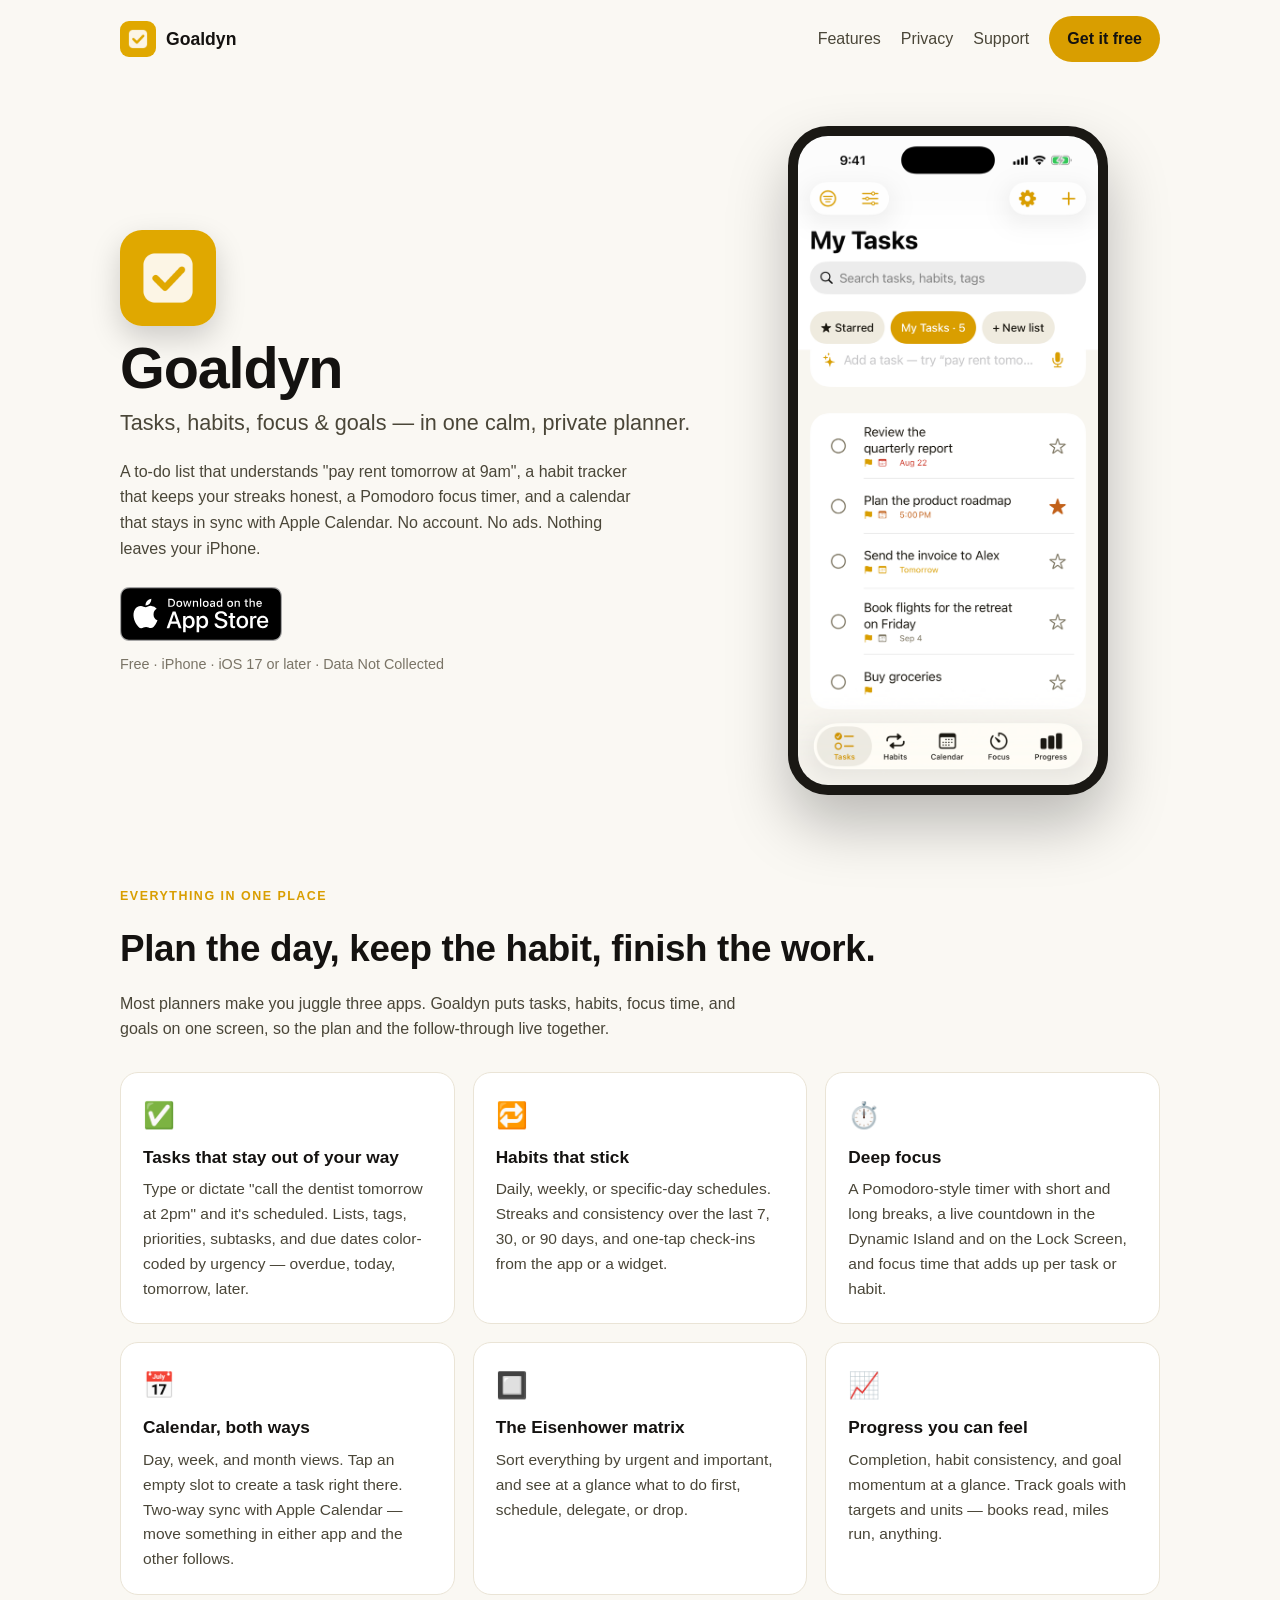
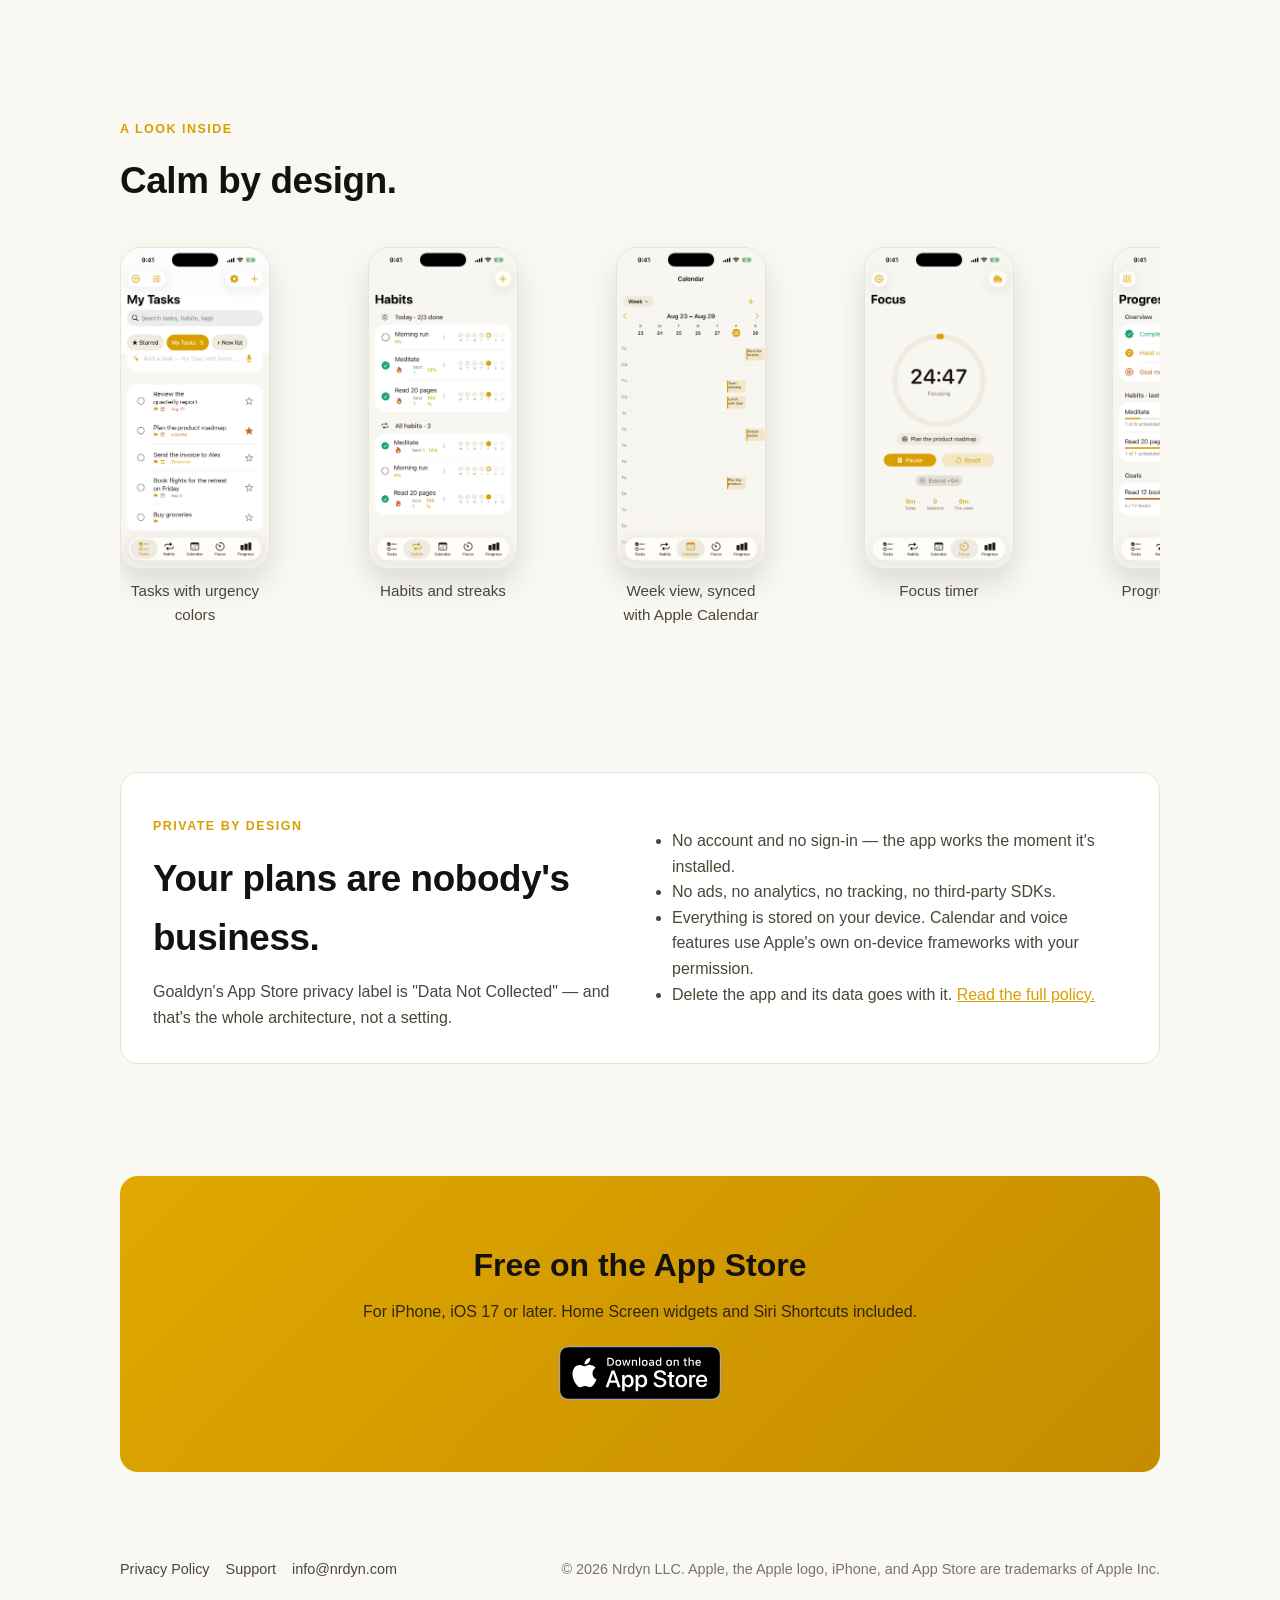
<file: index.html>
<!doctype html>
<html lang="en">
<head>
<meta charset="utf-8">
<meta name="viewport" content="width=device-width, initial-scale=1">
<title>Goaldyn — Tasks, habits, focus &amp; goals | Private planner for iPhone</title>
<meta name="description" content="Goaldyn is a calm, private planner for iPhone: to-do lists with natural-language entry, a habit tracker with streaks, a Pomodoro focus timer, two-way Apple Calendar sync, an Eisenhower matrix, and goal tracking — with no account, no ads, and nothing collected.">
<link rel="canonical" href="https://goaldyn.nrdyn.com/">
<meta name="theme-color" content="#E0A800">
<meta name="apple-itunes-app" content="app-id=6793334193">
<link rel="icon" type="image/png" sizes="64x64" href="assets/favicon-64.png">
<link rel="apple-touch-icon" href="assets/apple-touch-icon.png">
<meta property="og:type" content="website">
<meta property="og:site_name" content="Goaldyn">
<meta property="og:title" content="Goaldyn — Tasks, habits, focus &amp; goals">
<meta property="og:description" content="A calm, private planner for tasks, habits, and deep focus — everything stays on your iPhone. Free on the App Store.">
<meta property="og:url" content="https://goaldyn.nrdyn.com/">
<meta property="og:image" content="https://goaldyn.nrdyn.com/assets/og-image.png">
<meta property="og:image:width" content="1200">
<meta property="og:image:height" content="630">
<meta name="twitter:card" content="summary_large_image">
<meta name="twitter:title" content="Goaldyn — Tasks, habits, focus &amp; goals">
<meta name="twitter:description" content="A calm, private planner for tasks, habits, and deep focus — everything stays on your iPhone.">
<meta name="twitter:image" content="https://goaldyn.nrdyn.com/assets/og-image.png">
<link rel="stylesheet" href="assets/site.css">
<script type="application/ld+json">
{
  "@context": "https://schema.org",
  "@type": "SoftwareApplication",
  "name": "Goaldyn",
  "alternateName": "Goaldyn: Tasks, habits, focus & goals",
  "operatingSystem": "iOS",
  "applicationCategory": "ProductivityApplication",
  "description": "A calm, private planner for tasks, habits, focus sessions, and goals. No account, no ads, no tracking — everything stays on your iPhone.",
  "url": "https://goaldyn.nrdyn.com/",
  "installUrl": "https://apps.apple.com/us/app/goaldyn/id6793334193",
  "downloadUrl": "https://apps.apple.com/us/app/goaldyn/id6793334193",
  "image": "https://goaldyn.nrdyn.com/assets/icon-512.png",
  "screenshot": [
    "https://goaldyn.nrdyn.com/assets/screens/01-tasks.png",
    "https://goaldyn.nrdyn.com/assets/screens/02-habits.png",
    "https://goaldyn.nrdyn.com/assets/screens/03-calendar.png",
    "https://goaldyn.nrdyn.com/assets/screens/04-focus.png",
    "https://goaldyn.nrdyn.com/assets/screens/05-progress.png"
  ],
  "offers": { "@type": "Offer", "price": "0", "priceCurrency": "USD" },
  "author": { "@type": "Organization", "name": "Nrdyn LLC", "email": "info@nrdyn.com" },
  "publisher": { "@type": "Organization", "name": "Nrdyn LLC" }
}
</script>
</head>
<body>
<div class="wrap">
  <nav class="nav">
    <a class="brand" href="index.html"><img src="assets/apple-touch-icon.png" alt="" width="36" height="36">Goaldyn</a>
    <div class="nav-links">
      <a href="index.html#features">Features</a>
      <a href="privacy.html">Privacy</a>
      <a href="support.html">Support</a>
      <a class="btn" href="https://apps.apple.com/us/app/goaldyn/id6793334193">Get it free</a>
    </div>
  </nav>

  <header class="hero">
    <div>
      <img class="hero-icon" src="assets/icon-512.png" alt="Goaldyn app icon" width="96" height="96">
      <h1>Goaldyn</h1>
      <p class="tag">Tasks, habits, focus &amp; goals — in one calm, private planner.</p>
      <p class="sub">A to-do list that understands "pay rent tomorrow at 9am", a habit tracker that keeps your streaks honest, a Pomodoro focus timer, and a calendar that stays in sync with Apple Calendar. No account. No ads. Nothing leaves your iPhone.</p>
      <div class="cta">
        <a class="badge" href="https://apps.apple.com/us/app/goaldyn/id6793334193" aria-label="Download Goaldyn on the App Store"><img src="assets/app-store-badge.svg" alt="Download on the App Store" width="163" height="54"></a>
      </div>
      <p class="fine">Free · iPhone · iOS 17 or later · Data Not Collected</p>
    </div>
    <div class="phone"><img src="assets/screens/01-tasks.png" alt="Goaldyn task list with due dates color-coded by urgency" width="640" height="1385"></div>
  </header>

  <section id="features">
    <p class="eyebrow">Everything in one place</p>
    <h2 class="title">Plan the day, keep the habit, finish the work.</h2>
    <p class="lede">Most planners make you juggle three apps. Goaldyn puts tasks, habits, focus time, and goals on one screen, so the plan and the follow-through live together.</p>
    <div class="grid">
      <div class="card"><div class="ico">✅</div><h3>Tasks that stay out of your way</h3><p>Type or dictate "call the dentist tomorrow at 2pm" and it's scheduled. Lists, tags, priorities, subtasks, and due dates color-coded by urgency — overdue, today, tomorrow, later.</p></div>
      <div class="card"><div class="ico">🔁</div><h3>Habits that stick</h3><p>Daily, weekly, or specific-day schedules. Streaks and consistency over the last 7, 30, or 90 days, and one-tap check-ins from the app or a widget.</p></div>
      <div class="card"><div class="ico">⏱️</div><h3>Deep focus</h3><p>A Pomodoro-style timer with short and long breaks, a live countdown in the Dynamic Island and on the Lock Screen, and focus time that adds up per task or habit.</p></div>
      <div class="card"><div class="ico">📅</div><h3>Calendar, both ways</h3><p>Day, week, and month views. Tap an empty slot to create a task right there. Two-way sync with Apple Calendar — move something in either app and the other follows.</p></div>
      <div class="card"><div class="ico">🔲</div><h3>The Eisenhower matrix</h3><p>Sort everything by urgent and important, and see at a glance what to do first, schedule, delegate, or drop.</p></div>
      <div class="card"><div class="ico">📈</div><h3>Progress you can feel</h3><p>Completion, habit consistency, and goal momentum at a glance. Track goals with targets and units — books read, miles run, anything.</p></div>
    </div>
  </section>

  <section id="screens">
    <p class="eyebrow">A look inside</p>
    <h2 class="title">Calm by design.</h2>
    <div class="shots">
      <figure class="shot"><img src="assets/screens/01-tasks.png" alt="Tasks tab" width="640" height="1385" loading="lazy"><figcaption>Tasks with urgency colors</figcaption></figure>
      <figure class="shot"><img src="assets/screens/02-habits.png" alt="Habits tab with streaks" width="640" height="1385" loading="lazy"><figcaption>Habits and streaks</figcaption></figure>
      <figure class="shot"><img src="assets/screens/03-calendar.png" alt="Week calendar view" width="640" height="1385" loading="lazy"><figcaption>Week view, synced with Apple Calendar</figcaption></figure>
      <figure class="shot"><img src="assets/screens/04-focus.png" alt="Focus timer running" width="640" height="1385" loading="lazy"><figcaption>Focus timer</figcaption></figure>
      <figure class="shot"><img src="assets/screens/05-progress.png" alt="Progress overview with goals" width="640" height="1385" loading="lazy"><figcaption>Progress and goals</figcaption></figure>
    </div>
  </section>

  <section id="privacy">
    <div class="privacy">
      <div>
        <p class="eyebrow">Private by design</p>
        <h2 class="title">Your plans are nobody's business.</h2>
        <p class="lede" style="margin-bottom:0">Goaldyn's App Store privacy label is "Data Not Collected" — and that's the whole architecture, not a setting.</p>
      </div>
      <ul>
        <li>No account and no sign-in — the app works the moment it's installed.</li>
        <li>No ads, no analytics, no tracking, no third-party SDKs.</li>
        <li>Everything is stored on your device. Calendar and voice features use Apple's own on-device frameworks with your permission.</li>
        <li>Delete the app and its data goes with it. <a href="privacy.html">Read the full policy.</a></li>
      </ul>
    </div>
  </section>

  <section>
    <div class="cta-band">
      <h2>Free on the App Store</h2>
      <p>For iPhone, iOS 17 or later. Home Screen widgets and Siri Shortcuts included.</p>
      <a class="badge" href="https://apps.apple.com/us/app/goaldyn/id6793334193" aria-label="Download Goaldyn on the App Store"><img src="assets/app-store-badge.svg" alt="Download on the App Store" width="163" height="54"></a>
    </div>
  </section>

  <footer>
    <div><a href="privacy.html">Privacy Policy</a><a href="support.html">Support</a><a href="mailto:info@nrdyn.com">info@nrdyn.com</a></div>
    <div>© 2026 Nrdyn LLC. Apple, the Apple logo, iPhone, and App Store are trademarks of Apple Inc.</div>
  </footer>
</div>
</body>
</html>
</file>
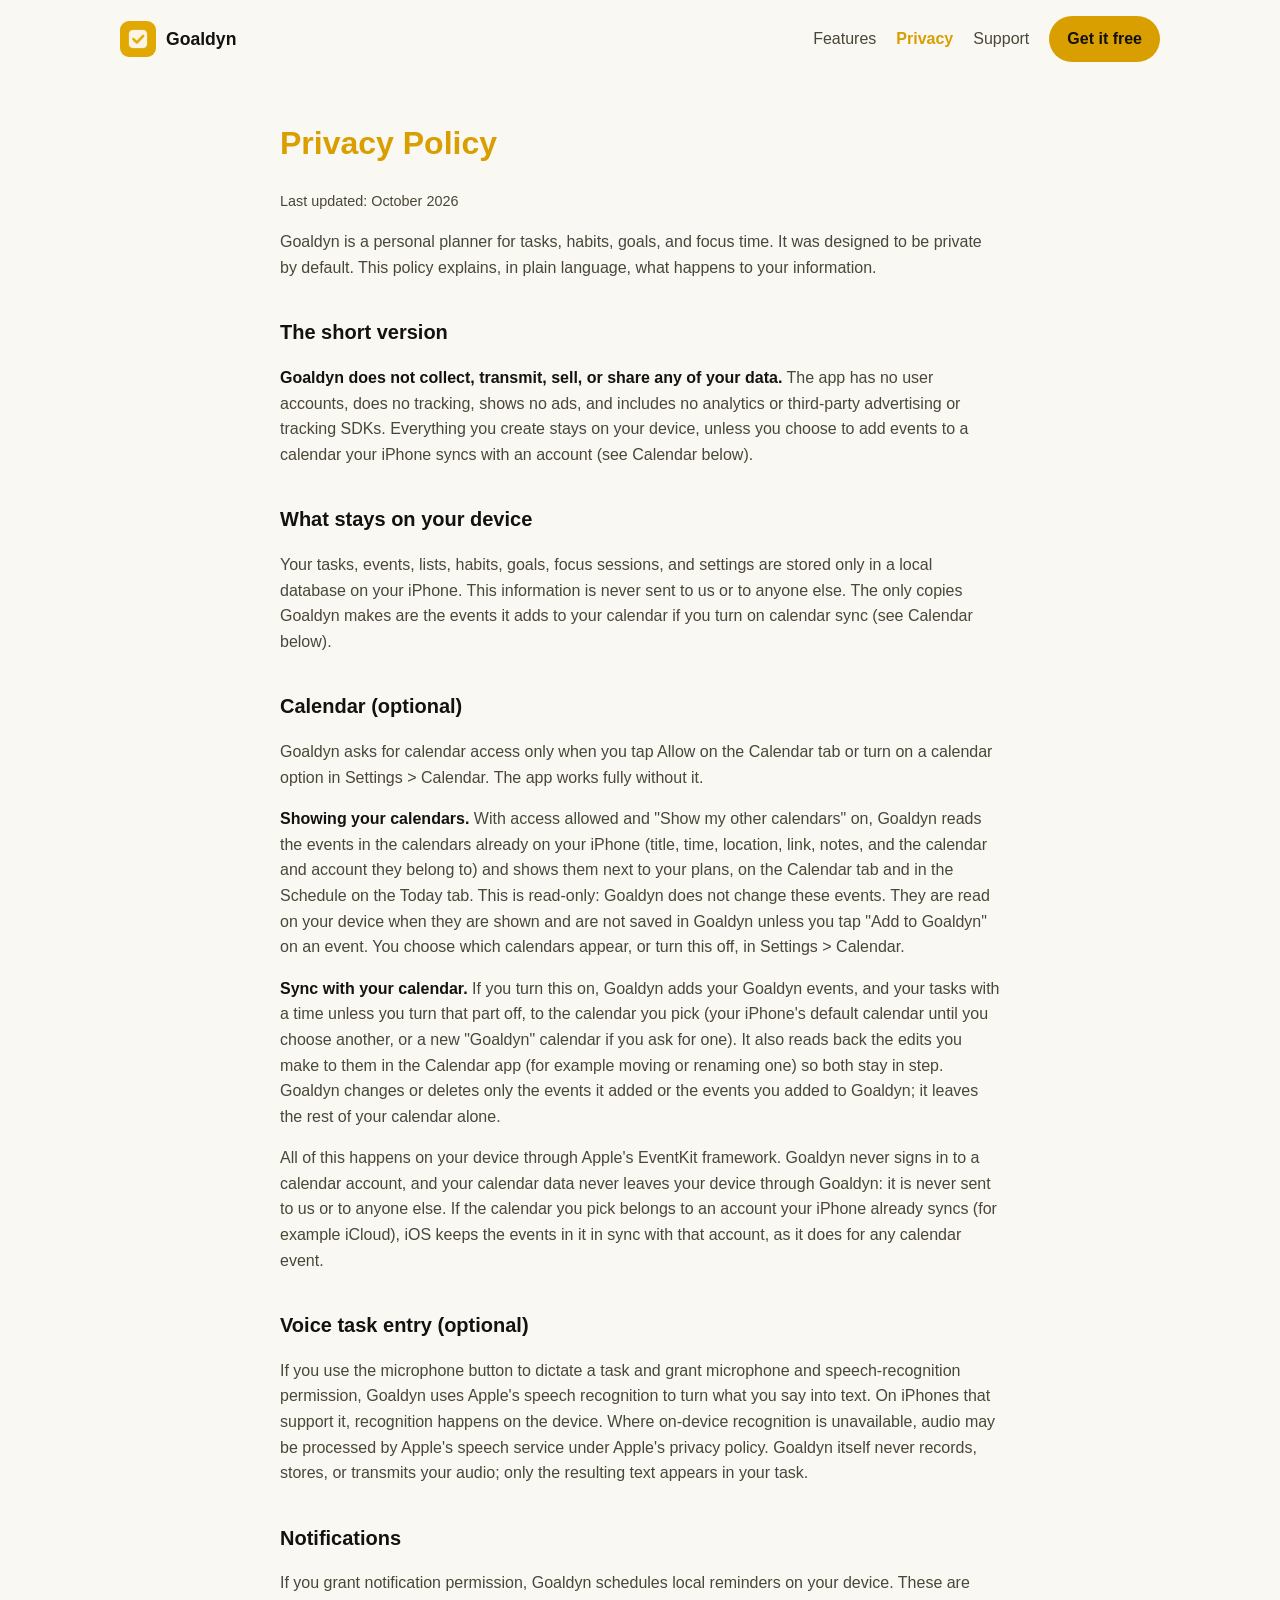
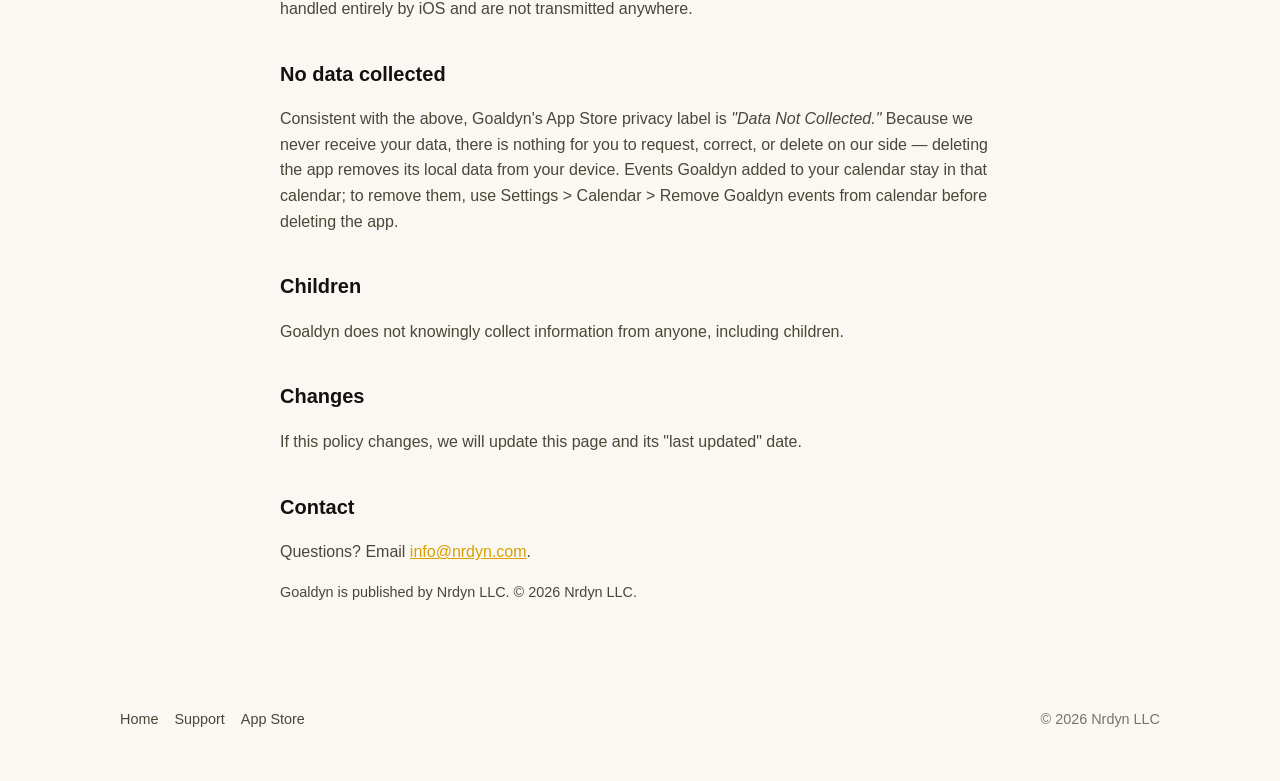
<file: privacy.html>
<!doctype html>
<html lang="en">
<head>
<meta charset="utf-8">
<meta name="viewport" content="width=device-width, initial-scale=1">
<title>Privacy Policy — Goaldyn</title>
<meta name="description" content="Goaldyn's privacy policy: the app collects no data. No account, no tracking, no ads — your tasks, habits, and goals stay on your iPhone.">
<link rel="canonical" href="https://goaldyn.nrdyn.com/privacy.html">
<meta name="theme-color" content="#E0A800">
<link rel="icon" type="image/png" sizes="64x64" href="assets/favicon-64.png">
<link rel="apple-touch-icon" href="assets/apple-touch-icon.png">
<link rel="stylesheet" href="assets/site.css">
</head>
<body>
<div class="wrap">
  <nav class="nav">
    <a class="brand" href="index.html"><img src="assets/apple-touch-icon.png" alt="" width="36" height="36">Goaldyn</a>
    <div class="nav-links">
      <a href="index.html#features">Features</a>
      <a href="privacy.html" aria-current="page">Privacy</a>
      <a href="support.html">Support</a>
      <a class="btn" href="https://apps.apple.com/us/app/goaldyn/id6793334193">Get it free</a>
    </div>
  </nav>
</div>
<main class="prose">
  <h1>Privacy Policy</h1>
  <p class="muted">Last updated: October 2026</p>

  <p>Goaldyn is a personal planner for tasks, habits, goals, and focus time. It was designed to be
  private by default. This policy explains, in plain language, what happens to your information.</p>

  <h2>The short version</h2>
  <p><strong>Goaldyn does not collect, transmit, sell, or share any of your data.</strong> The app has
  no user accounts, does no tracking, shows no ads, and includes no analytics or third-party
  advertising or tracking SDKs. Everything you create stays on your device, unless you choose to add
  events to a calendar your iPhone syncs with an account (see Calendar below).</p>

  <h2>What stays on your device</h2>
  <p>Your tasks, events, lists, habits, goals, focus sessions, and settings are stored only in a local
  database on your iPhone. This information is never sent to us or to anyone else. The only copies
  Goaldyn makes are the events it adds to your calendar if you turn on calendar sync (see Calendar
  below).</p>

  <h2>Calendar (optional)</h2>
  <p>Goaldyn asks for calendar access only when you tap Allow on the Calendar tab or turn on a
  calendar option in Settings &gt; Calendar. The app works fully without it.</p>
  <p><strong>Showing your calendars.</strong> With access allowed and "Show my other calendars" on,
  Goaldyn reads the events in the calendars already on your iPhone (title, time, location, link,
  notes, and the calendar and account they belong to) and shows them next to your plans, on the
  Calendar tab and in the Schedule on the Today tab. This is read-only: Goaldyn does not change
  these events. They are read on your device when they are shown and are not saved in Goaldyn unless
  you tap "Add to Goaldyn" on an event. You choose which calendars appear, or turn this off, in
  Settings &gt; Calendar.</p>
  <p><strong>Sync with your calendar.</strong> If you turn this on, Goaldyn adds your Goaldyn events,
  and your tasks with a time unless you turn that part off, to the calendar you pick (your iPhone's
  default calendar until you choose another, or a new "Goaldyn" calendar if you ask for one). It
  also reads back the edits you make to them in the Calendar app (for example moving or renaming
  one) so both stay in step. Goaldyn changes or deletes only the events it added or the events you
  added to Goaldyn; it leaves the rest of your calendar alone.</p>
  <p>All of this happens on your device through Apple's EventKit framework. Goaldyn never signs in
  to a calendar account, and your calendar data never leaves your device through Goaldyn: it is
  never sent to us or to anyone else. If the calendar you pick belongs to an account your iPhone
  already syncs (for example iCloud), iOS keeps the events in it in sync with that account, as it
  does for any calendar event.</p>

  <h2>Voice task entry (optional)</h2>
  <p>If you use the microphone button to dictate a task and grant microphone and speech-recognition
  permission, Goaldyn uses Apple's speech recognition to turn what you say into text. On iPhones
  that support it, recognition happens on the device. Where on-device recognition is unavailable,
  audio may be processed by Apple's speech service under Apple's privacy policy. Goaldyn itself
  never records, stores, or transmits your audio; only the resulting text appears in your task.</p>

  <h2>Notifications</h2>
  <p>If you grant notification permission, Goaldyn schedules local reminders on your device. These are
  handled entirely by iOS and are not transmitted anywhere.</p>

  <h2>No data collected</h2>
  <p>Consistent with the above, Goaldyn's App Store privacy label is <em>"Data Not Collected."</em>
  Because we never receive your data, there is nothing for you to request, correct, or delete on our
  side — deleting the app removes its local data from your device. Events Goaldyn added to your
  calendar stay in that calendar; to remove them, use Settings &gt; Calendar &gt; Remove Goaldyn
  events from calendar before deleting the app.</p>

  <h2>Children</h2>
  <p>Goaldyn does not knowingly collect information from anyone, including children.</p>

  <h2>Changes</h2>
  <p>If this policy changes, we will update this page and its "last updated" date.</p>

  <h2>Contact</h2>
  <p>Questions? Email <a href="mailto:info@nrdyn.com">info@nrdyn.com</a>.</p>
  <p class="muted">Goaldyn is published by Nrdyn LLC. © 2026 Nrdyn LLC.</p>
</main>
<div class="wrap">
  <footer>
    <div><a href="index.html">Home</a><a href="support.html">Support</a><a href="https://apps.apple.com/us/app/goaldyn/id6793334193">App Store</a></div>
    <div>© 2026 Nrdyn LLC</div>
  </footer>
</div>
</body>
</html>
</file>
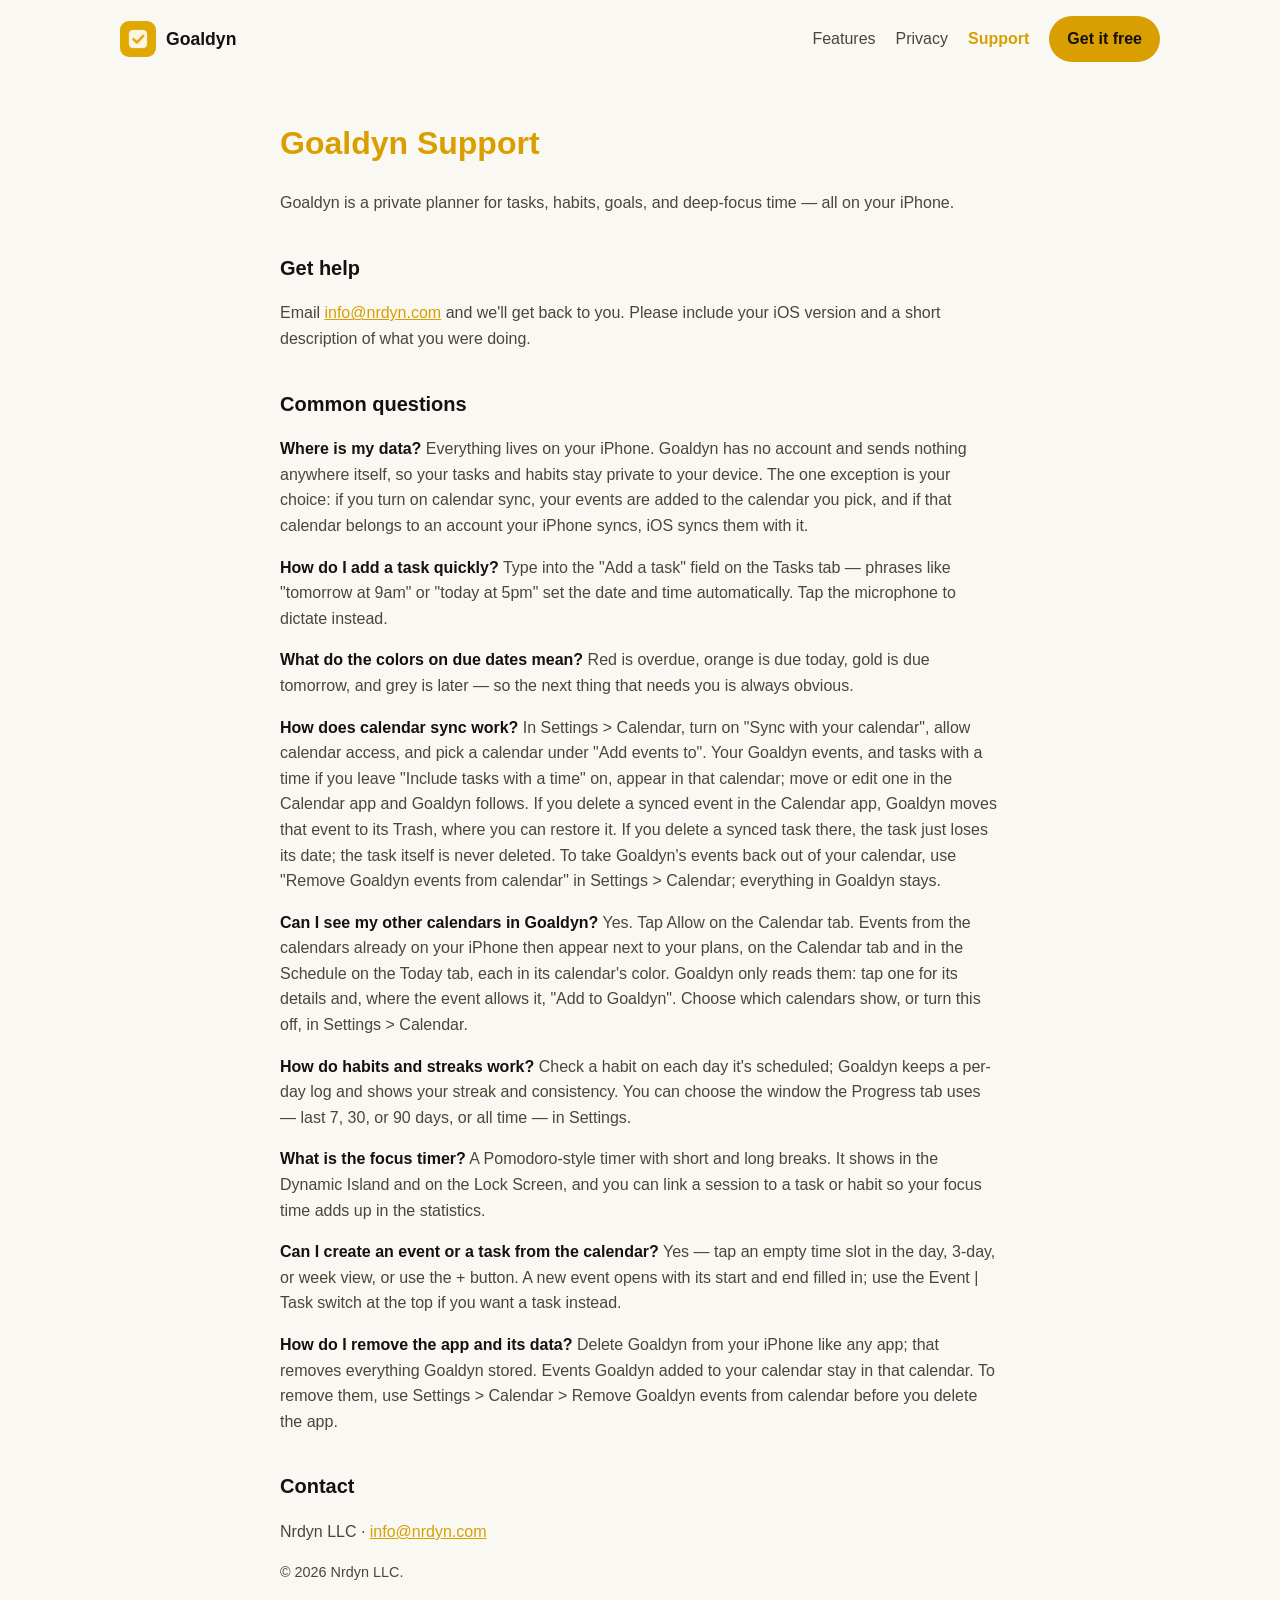
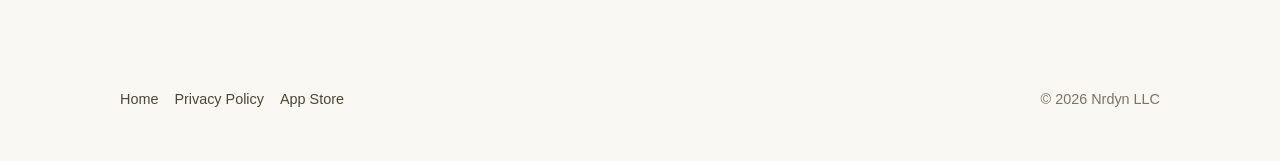
<file: support.html>
<!doctype html>
<html lang="en">
<head>
<meta charset="utf-8">
<meta name="viewport" content="width=device-width, initial-scale=1">
<title>Support — Goaldyn</title>
<meta name="description" content="Help and frequently asked questions for Goaldyn, the private planner for tasks, habits, focus, and goals on iPhone.">
<link rel="canonical" href="https://goaldyn.nrdyn.com/support.html">
<meta name="theme-color" content="#E0A800">
<link rel="icon" type="image/png" sizes="64x64" href="assets/favicon-64.png">
<link rel="apple-touch-icon" href="assets/apple-touch-icon.png">
<link rel="stylesheet" href="assets/site.css">
</head>
<body>
<div class="wrap">
  <nav class="nav">
    <a class="brand" href="index.html"><img src="assets/apple-touch-icon.png" alt="" width="36" height="36">Goaldyn</a>
    <div class="nav-links">
      <a href="index.html#features">Features</a>
      <a href="privacy.html">Privacy</a>
      <a href="support.html" aria-current="page">Support</a>
      <a class="btn" href="https://apps.apple.com/us/app/goaldyn/id6793334193">Get it free</a>
    </div>
  </nav>
</div>
<main class="prose">
  <h1>Goaldyn Support</h1>
  <p>Goaldyn is a private planner for tasks, habits, goals, and deep-focus time — all on your iPhone.</p>

  <h2>Get help</h2>
  <p>Email <a href="mailto:info@nrdyn.com">info@nrdyn.com</a> and we'll get back to you. Please include
  your iOS version and a short description of what you were doing.</p>

  <h2>Common questions</h2>
  <p><strong>Where is my data?</strong> Everything lives on your iPhone. Goaldyn has no account and
  sends nothing anywhere itself, so your tasks and habits stay private to your device. The one
  exception is your choice: if you turn on calendar sync, your events are added to the calendar you
  pick, and if that calendar belongs to an account your iPhone syncs, iOS syncs them with it.</p>
  <p><strong>How do I add a task quickly?</strong> Type into the "Add a task" field on the Tasks tab —
  phrases like "tomorrow at 9am" or "today at 5pm" set the date and time automatically. Tap the
  microphone to dictate instead.</p>
  <p><strong>What do the colors on due dates mean?</strong> Red is overdue, orange is due today, gold is
  due tomorrow, and grey is later — so the next thing that needs you is always obvious.</p>
  <p><strong>How does calendar sync work?</strong> In Settings &gt; Calendar, turn on "Sync with your
  calendar", allow calendar access, and pick a calendar under "Add events to". Your Goaldyn events,
  and tasks with a time if you leave "Include tasks with a time" on, appear in that calendar; move
  or edit one in the Calendar app and Goaldyn follows. If you delete a synced event in the Calendar
  app, Goaldyn moves that event to its Trash, where you can restore it. If you delete a synced task
  there, the task just loses its date; the task itself is never deleted. To take Goaldyn's events
  back out of your calendar, use "Remove Goaldyn events from calendar" in Settings &gt; Calendar;
  everything in Goaldyn stays.</p>
  <p><strong>Can I see my other calendars in Goaldyn?</strong> Yes. Tap Allow on the Calendar tab.
  Events from the calendars already on your iPhone then appear next to your plans, on the Calendar
  tab and in the Schedule on the Today tab, each in its calendar's color. Goaldyn only reads them:
  tap one for its details and, where the event allows it, "Add to Goaldyn". Choose which calendars
  show, or turn this off, in Settings &gt; Calendar.</p>
  <p><strong>How do habits and streaks work?</strong> Check a habit on each day it's scheduled; Goaldyn
  keeps a per-day log and shows your streak and consistency. You can choose the window the Progress
  tab uses — last 7, 30, or 90 days, or all time — in Settings.</p>
  <p><strong>What is the focus timer?</strong> A Pomodoro-style timer with short and long breaks. It
  shows in the Dynamic Island and on the Lock Screen, and you can link a session to a task or habit
  so your focus time adds up in the statistics.</p>
  <p><strong>Can I create an event or a task from the calendar?</strong> Yes — tap an empty time slot
  in the day, 3-day, or week view, or use the + button. A new event opens with its start and end
  filled in; use the Event | Task switch at the top if you want a task instead.</p>
  <p><strong>How do I remove the app and its data?</strong> Delete Goaldyn from your iPhone like any
  app; that removes everything Goaldyn stored. Events Goaldyn added to your calendar stay in that
  calendar. To remove them, use Settings &gt; Calendar &gt; Remove Goaldyn events from calendar
  before you delete the app.</p>

  <h2>Contact</h2>
  <p>Nrdyn LLC · <a href="mailto:info@nrdyn.com">info@nrdyn.com</a></p>
  <p class="muted">© 2026 Nrdyn LLC.</p>
</main>
<div class="wrap">
  <footer>
    <div><a href="index.html">Home</a><a href="privacy.html">Privacy Policy</a><a href="https://apps.apple.com/us/app/goaldyn/id6793334193">App Store</a></div>
    <div>© 2026 Nrdyn LLC</div>
  </footer>
</div>
</body>
</html>
</file>
<file: assets/site.css>
/* Goaldyn site — one stylesheet shared by every page. Palette mirrors the app's golden theme
   (icon gold #E0A800, accent #D99E00 light / #F5C542 dark, warm off-white paper, near-black ink). */
:root {
  color-scheme: light dark;
  --gold: #E0A800; --accent: #D99E00; --accent-ink: #141210;
  --bg: #FAF8F3; --surface: #FFFFFF; --ink: #141210; --ink-mid: #4A4638; --ink-soft: #7A7466;
  --line: #EAE4D6; --radius: 18px; --max: 1080px;
}
@media (prefers-color-scheme: dark) {
  :root { --accent: #F5C542; --bg: #141210; --surface: #1E1B17; --ink: #F5F1E8; --ink-mid: #C9C2B3; --ink-soft: #A69F90; --line: #2C2823; }
}
* { box-sizing: border-box; }
html { scroll-behavior: smooth; }
body { margin: 0; background: var(--bg); color: var(--ink); line-height: 1.6;
  font-family: -apple-system, BlinkMacSystemFont, "SF Pro Text", "Segoe UI", Roboto, Helvetica, Arial, sans-serif;
  -webkit-font-smoothing: antialiased; }
a { color: var(--accent); }
img { max-width: 100%; height: auto; display: block; }
.wrap { max-width: var(--max); margin: 0 auto; padding: 0 20px; }
.prose { max-width: 760px; margin: 0 auto; padding: 40px 20px 60px; }
.prose h1 { color: var(--accent); font-size: 2rem; margin-top: 0; }
.prose h2 { margin-top: 1.8em; font-size: 1.25rem; }
.prose p, .prose li { color: var(--ink-mid); }
.prose strong { color: var(--ink); }
.muted { color: var(--ink-soft); font-size: 0.9em; }

/* nav */
.nav { display: flex; align-items: center; justify-content: space-between; gap: 16px; padding: 16px 0; }
.brand { display: flex; align-items: center; gap: 10px; text-decoration: none; color: var(--ink); font-weight: 700; font-size: 1.1rem; }
.brand img { width: 36px; height: 36px; border-radius: 9px; }
.nav-links { display: flex; align-items: center; gap: 20px; }
.nav-links a { color: var(--ink-mid); text-decoration: none; font-weight: 500; }
.nav-links a:hover { color: var(--ink); }
.nav-links a[aria-current="page"] { color: var(--accent); font-weight: 700; }
.btn, .nav-links a.btn { display: inline-flex; align-items: center; justify-content: center; gap: 8px; min-height: 44px; padding: 10px 18px;
  border-radius: 999px; background: var(--accent); color: var(--accent-ink); font-weight: 700; text-decoration: none; }
.btn:hover { filter: brightness(1.05); }
.badge img { height: 54px; width: auto; }
.badge { display: inline-block; }

/* hero */
.hero { display: grid; grid-template-columns: 1.15fr 0.85fr; gap: 40px; align-items: center; padding: 48px 0 24px; }
.hero h1 { font-size: clamp(2.4rem, 5vw, 3.6rem); line-height: 1.05; margin: 12px 0 8px; letter-spacing: -0.02em; }
.hero .tag { font-size: 1.35rem; color: var(--ink-mid); margin: 0 0 18px; }
.hero .sub { color: var(--ink-mid); max-width: 520px; margin: 0 0 26px; }
.hero .cta { display: flex; align-items: center; gap: 18px; flex-wrap: wrap; }
.hero .fine { color: var(--ink-soft); font-size: 0.9rem; margin-top: 12px; }
.hero-icon { width: 96px; height: 96px; border-radius: 22px; box-shadow: 0 12px 30px rgba(0,0,0,.18); }
.phone { border-radius: 40px; border: 10px solid #1a1814; box-shadow: 0 30px 60px rgba(0,0,0,.25); overflow: hidden; background: #000; max-width: 320px; margin: 0 auto; }
.phone img { display: block; }

/* sections */
section { padding: 56px 0; }
.eyebrow { text-transform: uppercase; letter-spacing: .12em; font-size: .78rem; color: var(--accent); font-weight: 700; }
h2.title { font-size: clamp(1.7rem, 3.2vw, 2.3rem); margin: 6px 0 12px; letter-spacing: -0.01em; }
.lede { color: var(--ink-mid); max-width: 640px; margin: 0 0 30px; }
.grid { display: grid; grid-template-columns: repeat(3, 1fr); gap: 18px; }
.card { background: var(--surface); border: 1px solid var(--line); border-radius: var(--radius); padding: 22px; }
.card .ico { font-size: 1.6rem; margin-bottom: 8px; }
.card h3 { margin: 0 0 6px; font-size: 1.08rem; }
.card p { margin: 0; color: var(--ink-mid); font-size: .97rem; }
.shots { display: grid; grid-auto-flow: column; grid-auto-columns: minmax(230px, 1fr); gap: 18px; overflow-x: auto; padding: 8px 4px 16px; scroll-snap-type: x mandatory; }
.shot { scroll-snap-align: start; text-align: center; }
.shot img { border-radius: 22px; border: 1px solid var(--line); box-shadow: 0 14px 30px rgba(0,0,0,.12); }
.shot figcaption { margin-top: 10px; color: var(--ink-mid); font-size: .95rem; }
.privacy { background: var(--surface); border: 1px solid var(--line); border-radius: var(--radius); padding: 32px; display: grid; grid-template-columns: 1fr 1fr; gap: 28px; align-items: center; }
.privacy ul { margin: 0; padding-left: 18px; color: var(--ink-mid); }
.cta-band { text-align: center; padding: 64px 20px; border-radius: var(--radius); background: linear-gradient(135deg, #E0A800, #C58C00); color: #141210; }
.cta-band h2 { margin: 0 0 8px; font-size: 2rem; }
.cta-band p { margin: 0 0 22px; opacity: .85; }
footer { padding: 30px 0 50px; color: var(--ink-soft); font-size: .9rem; display: flex; justify-content: space-between; gap: 16px; flex-wrap: wrap; }
footer a { color: var(--ink-mid); text-decoration: none; margin-right: 16px; }

@media (max-width: 820px) {
  .hero { grid-template-columns: 1fr; text-align: center; }
  .hero .sub, .hero .cta { margin-left: auto; margin-right: auto; justify-content: center; }
  .hero-icon { margin: 0 auto; }
  .grid { grid-template-columns: 1fr 1fr; }
  .privacy { grid-template-columns: 1fr; }
  .nav-links a:not(.btn) { display: none; }
}
@media (max-width: 520px) { .grid { grid-template-columns: 1fr; } }
</file>
